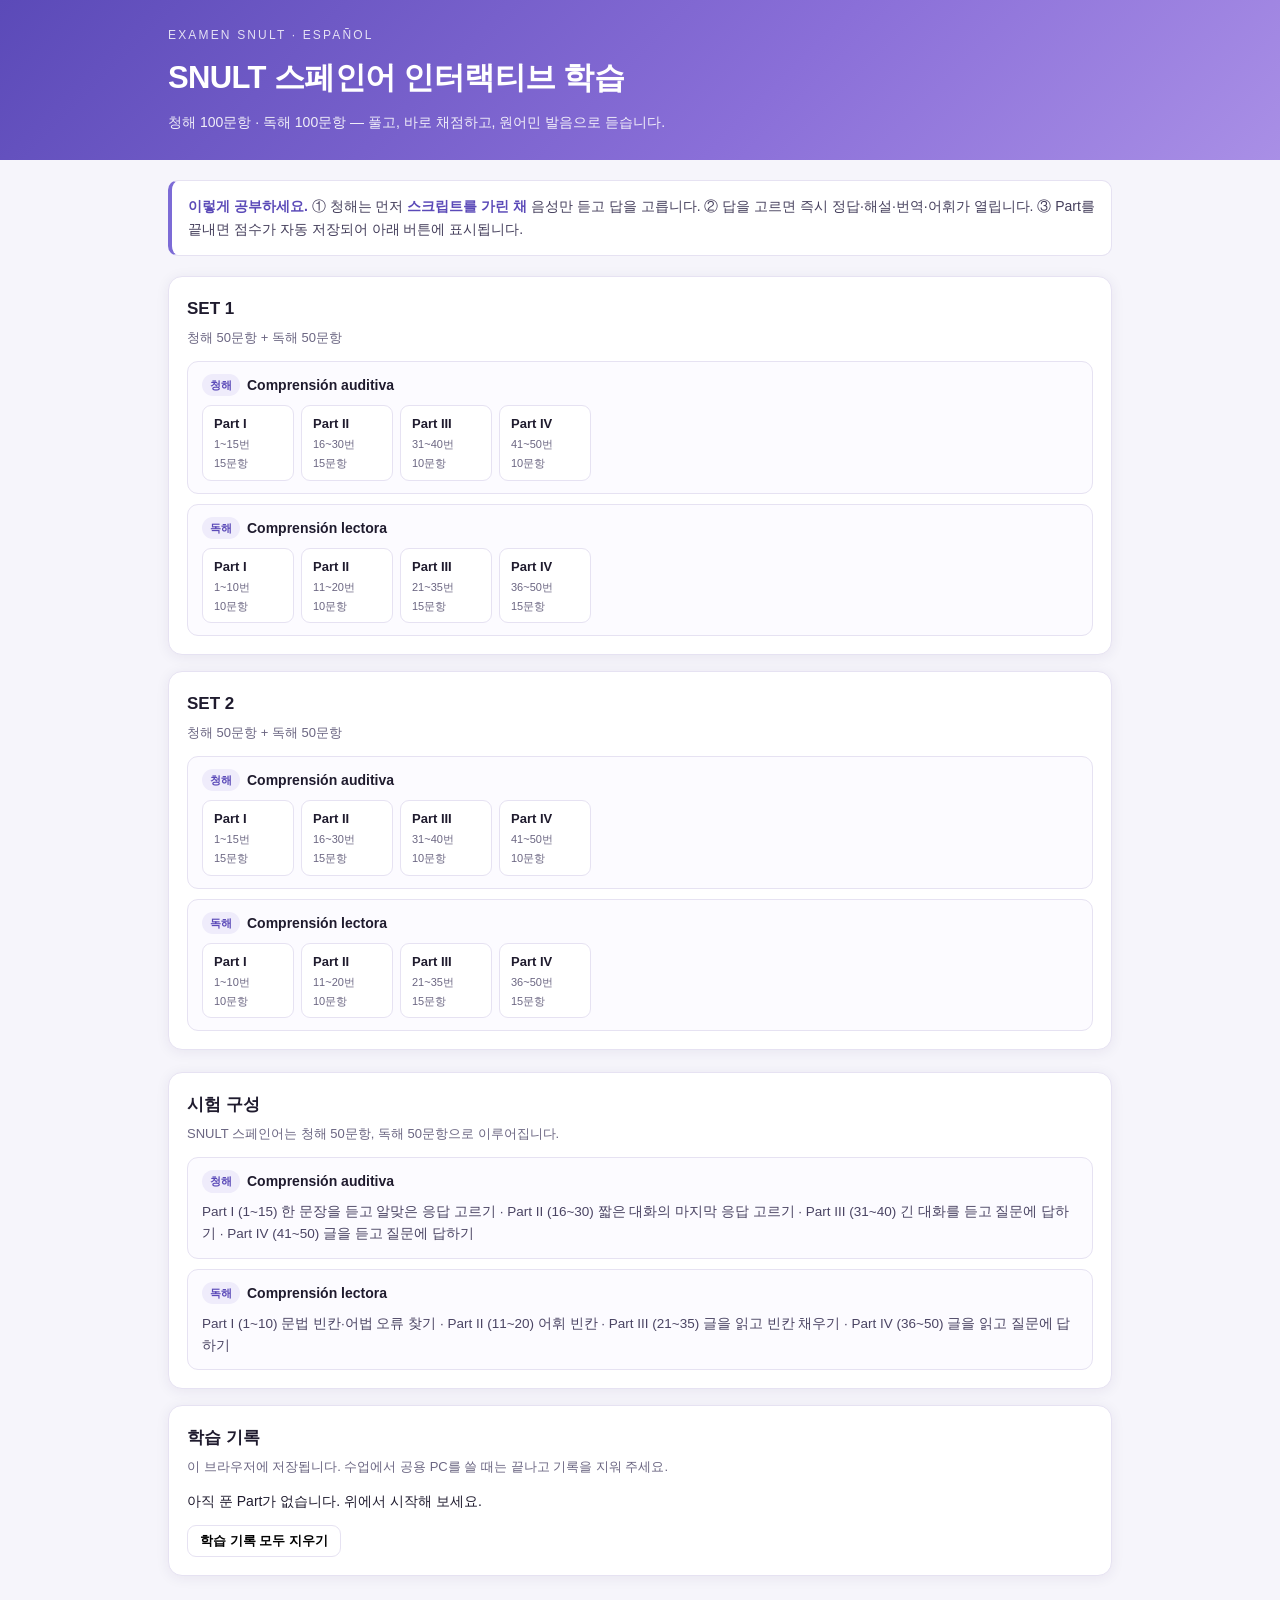
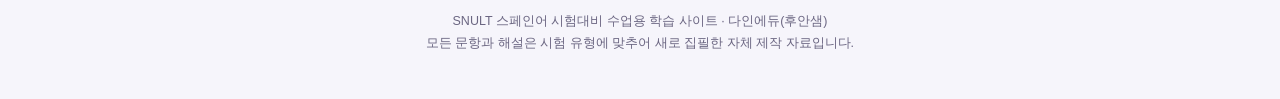
<file: index.html>
<!DOCTYPE html>
<html lang="ko">
<head>
<script src="https://yalli2.github.io/site_main_control/guard.js" data-site="snult_spanish"></script><!-- smc-guard -->
<meta charset="utf-8">
<meta name="viewport" content="width=device-width,initial-scale=1">
<title>SNULT 스페인어 · 인터랙티브 시험대비 학습</title>
<meta name="description" content="SNULT 스페인어 청해·독해 전 과정을 문제 풀이, 즉시 채점, 원어민 발음 듣기로 학습하는 인터랙티브 사이트">
<link rel="stylesheet" href="style.css">
</head>
<body>

<header class="top">
  <div class="wrap">
    <p class="eyebrow">Examen SNULT · Español</p>
    <h1>SNULT 스페인어 인터랙티브 학습</h1>
    <p class="sub">청해 100문항 · 독해 100문항 — 풀고, 바로 채점하고, 원어민 발음으로 듣습니다.</p>
  </div>
</header>

<main class="wrap">

  <div class="note">
    <b>이렇게 공부하세요.</b> ① 청해는 먼저 <b>스크립트를 가린 채</b> 음성만 듣고 답을 고릅니다.
    ② 답을 고르면 즉시 정답·해설·번역·어휘가 열립니다.
    ③ Part를 끝내면 점수가 자동 저장되어 아래 버튼에 표시됩니다.
  </div>

  <div id="sets"></div>

  <div class="card" style="margin-top:22px">
    <h2>시험 구성</h2>
    <p class="meta">SNULT 스페인어는 청해 50문항, 독해 50문항으로 이루어집니다.</p>
    <div class="seclist">
      <div class="secitem">
        <h3><span class="badge">청해</span> Comprensión auditiva</h3>
        <div style="font-size:13.5px;color:#4a4463">
          Part I (1~15) 한 문장을 듣고 알맞은 응답 고르기 · Part II (16~30) 짧은 대화의 마지막 응답 고르기 ·
          Part III (31~40) 긴 대화를 듣고 질문에 답하기 · Part IV (41~50) 글을 듣고 질문에 답하기
        </div>
      </div>
      <div class="secitem">
        <h3><span class="badge">독해</span> Comprensión lectora</h3>
        <div style="font-size:13.5px;color:#4a4463">
          Part I (1~10) 문법 빈칸·어법 오류 찾기 · Part II (11~20) 어휘 빈칸 ·
          Part III (21~35) 글을 읽고 빈칸 채우기 · Part IV (36~50) 글을 읽고 질문에 답하기
        </div>
      </div>
    </div>
  </div>

  <div class="card" style="margin-top:16px">
    <h2>학습 기록</h2>
    <p class="meta">이 브라우저에 저장됩니다. 수업에서 공용 PC를 쓸 때는 끝나고 기록을 지워 주세요.</p>
    <div id="overall" style="font-size:14px;margin-bottom:12px"></div>
    <button class="btn" id="reset">학습 기록 모두 지우기</button>
  </div>

</main>

<footer>
  SNULT 스페인어 시험대비 수업용 학습 사이트 · 다인에듀(후안샘)<br>
  모든 문항과 해설은 시험 유형에 맞추어 새로 집필한 자체 제작 자료입니다.
</footer>

<script src="data/s1l.js"></script>
<script src="data/s1r.js"></script>
<script src="data/s2l.js"></script>
<script src="data/s2r.js"></script>
<script>
var BANK = { '1l': DATA_S1L, '1r': DATA_S1R, '2l': DATA_S2L, '2r': DATA_S2R };
function key(s,k,p){ return 'snult:'+s+k+':p'+p; }
function getScore(s,k,p){ try{ return JSON.parse(localStorage.getItem(key(s,k,p))||'null'); }catch(e){ return null; } }

function partCount(d,p){ return d.items.filter(function(i){return i.part===p;}).length; }

function render(){
  var host = document.getElementById('sets'), html = '';
  [1,2].forEach(function(s){
    html += '<div class="card" style="margin-bottom:16px">';
    html += '<h2>SET '+s+'</h2><p class="meta">청해 50문항 + 독해 50문항</p><div class="seclist">';
    [['l','청해','Comprensión auditiva'],['r','독해','Comprensión lectora']].forEach(function(kk){
      var d = BANK[s+kk[0]];
      html += '<div class="secitem"><h3><span class="badge">'+kk[1]+'</span> '+kk[2]+'</h3><div class="partrow">';
      d.parts.forEach(function(p){
        var sc = getScore(s,kk[0],p.id), n = partCount(d,p.id);
        var line = sc ? '<span class="score">'+sc.correct+'/'+sc.total+'점</span>' : '<span>'+n+'문항</span>';
        html += '<a class="pbtn" href="practice.html?s='+s+'&k='+kk[0]+'&p='+p.id+'">'+
                '<b>'+p.name+'</b><span>'+p.range+'번</span>'+line+'</a>';
      });
      html += '</div></div>';
    });
    html += '</div></div>';
  });
  host.innerHTML = html;

  var done=0, tot=0, got=0, max=0;
  [1,2].forEach(function(s){ ['l','r'].forEach(function(k){
    BANK[s+k].parts.forEach(function(p){
      tot++; var sc=getScore(s,k,p.id);
      if(sc){ done++; got+=sc.correct; max+=sc.total; }
    });
  });});
  document.getElementById('overall').innerHTML = done
    ? '완료한 Part <b>'+done+'/'+tot+'</b> · 누적 정답 <b>'+got+'/'+max+'</b> ('+Math.round(got/max*100)+'%)'
    : '아직 푼 Part가 없습니다. 위에서 시작해 보세요.';
}
document.getElementById('reset').onclick = function(){
  if(!confirm('저장된 점수를 모두 지울까요?')) return;
  Object.keys(localStorage).filter(function(k){return k.indexOf('snult:')===0;}).forEach(function(k){localStorage.removeItem(k);});
  render();
};
render();
</script>
</body>
</html>
</file>
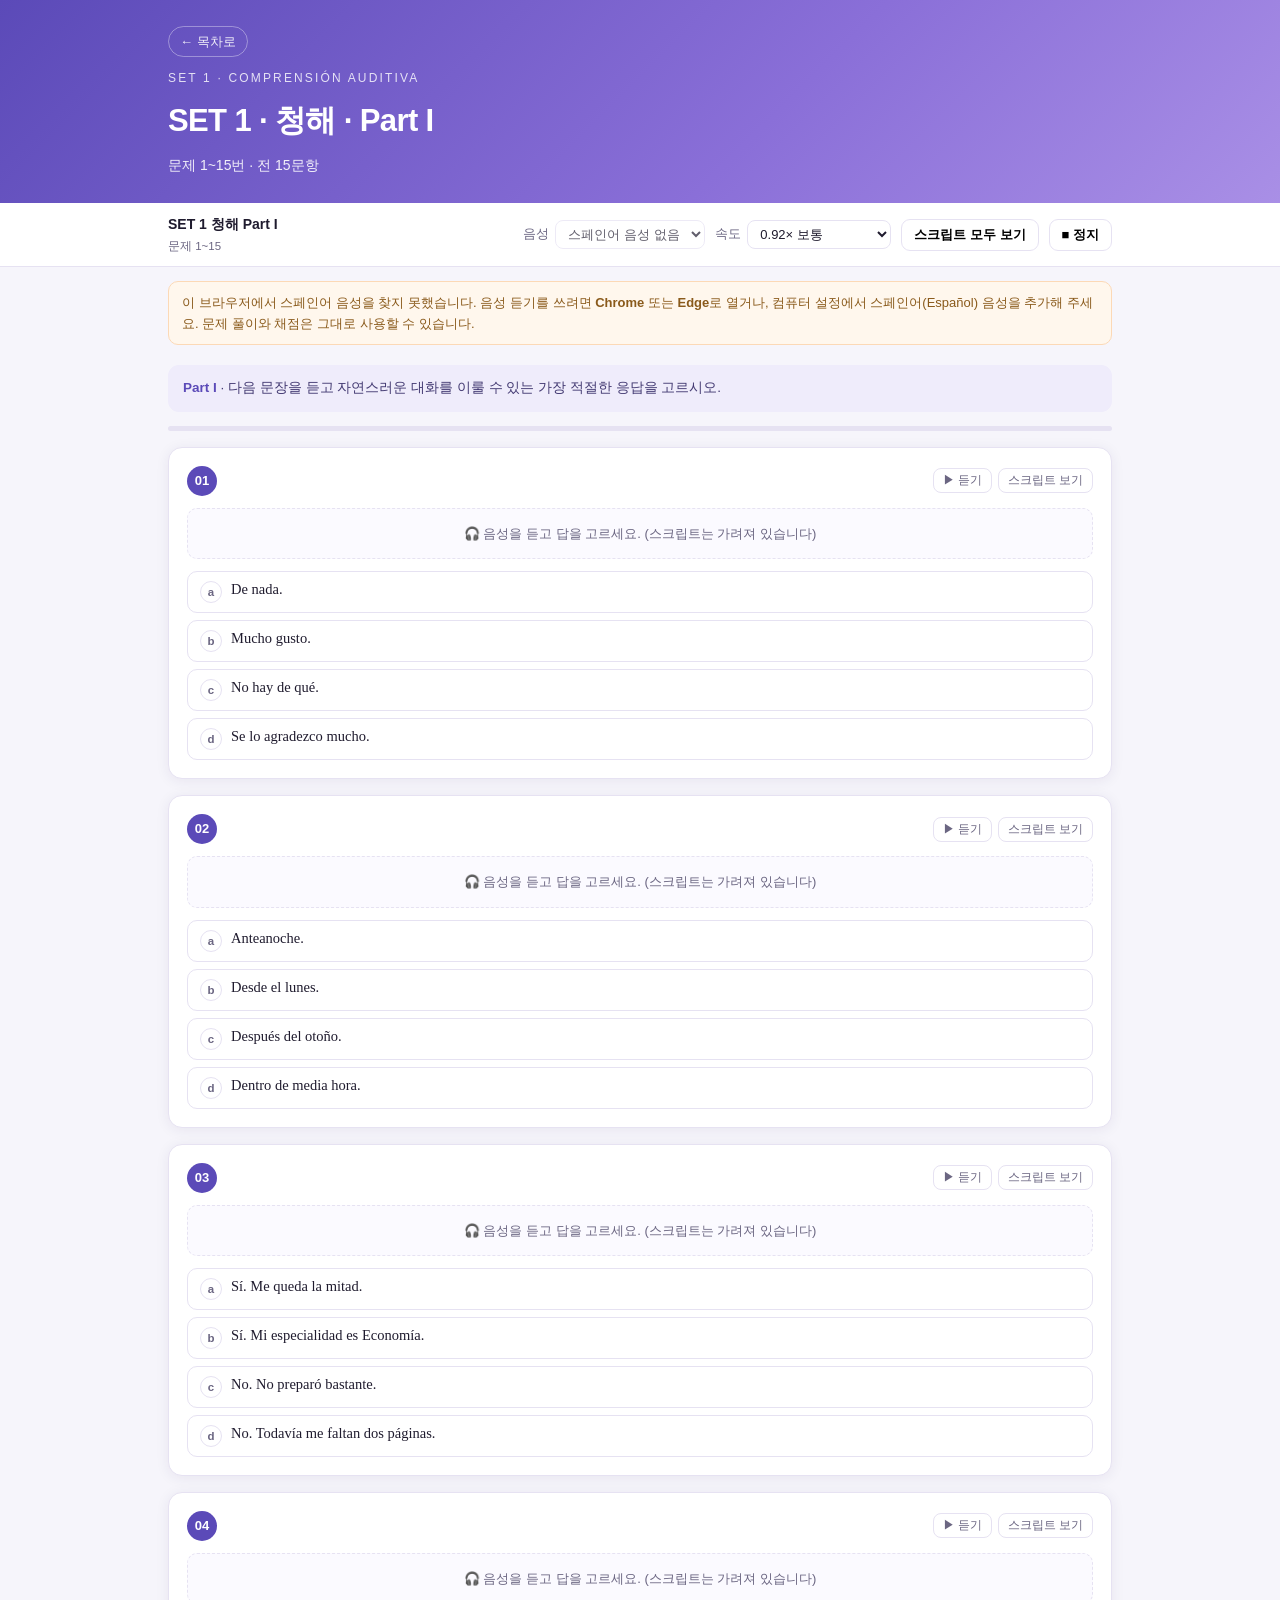
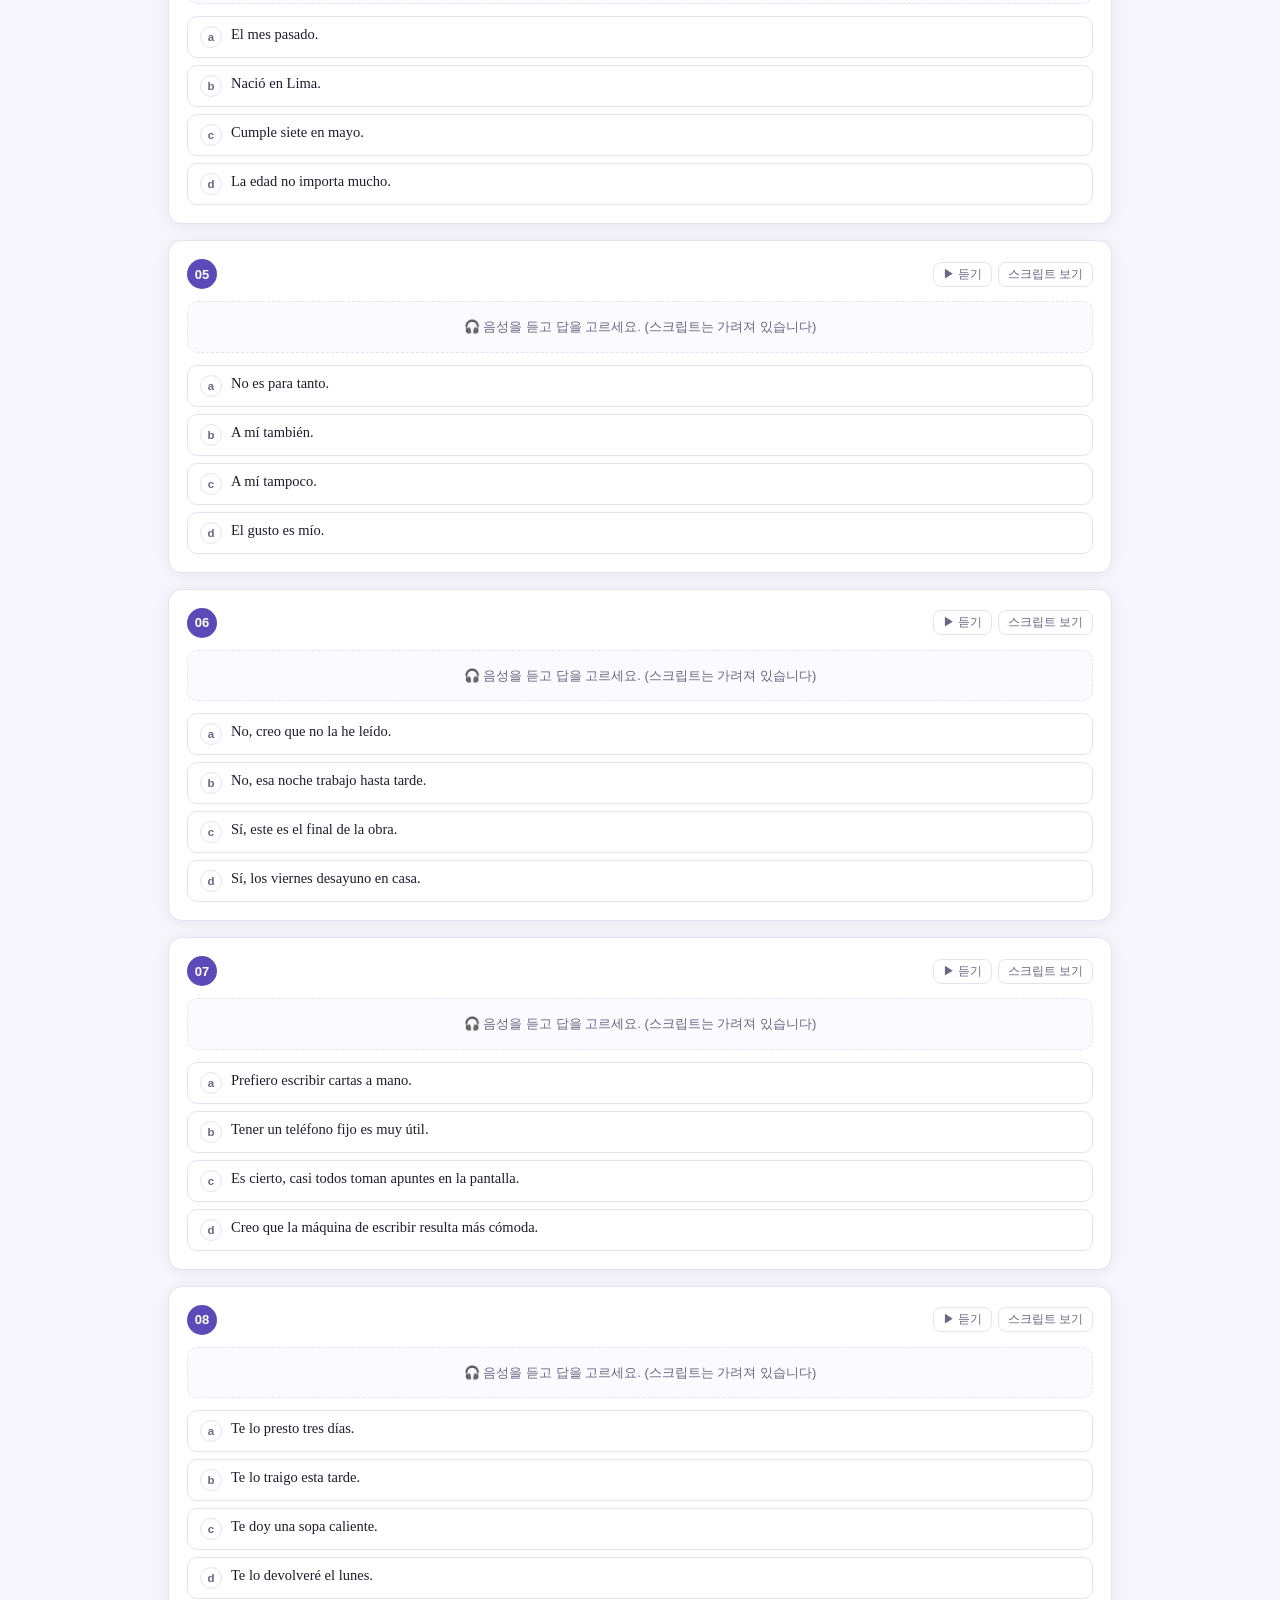
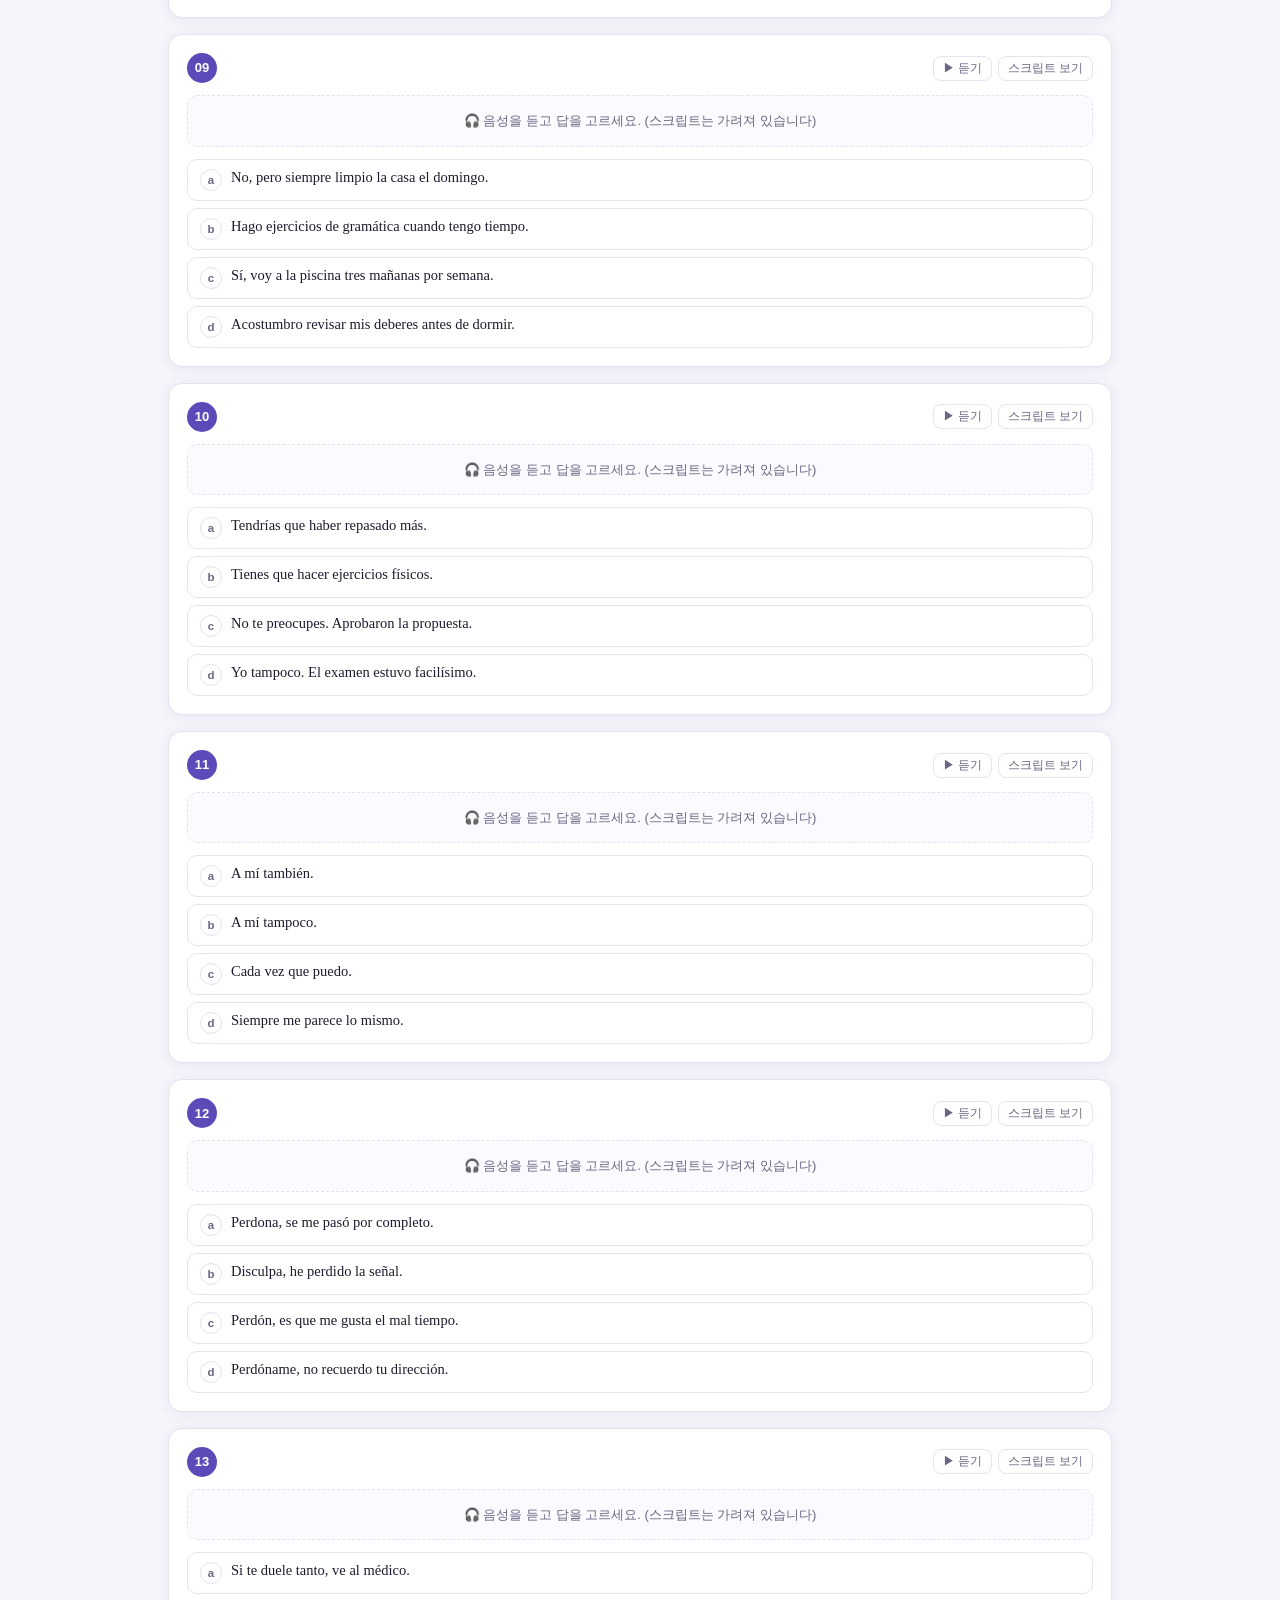
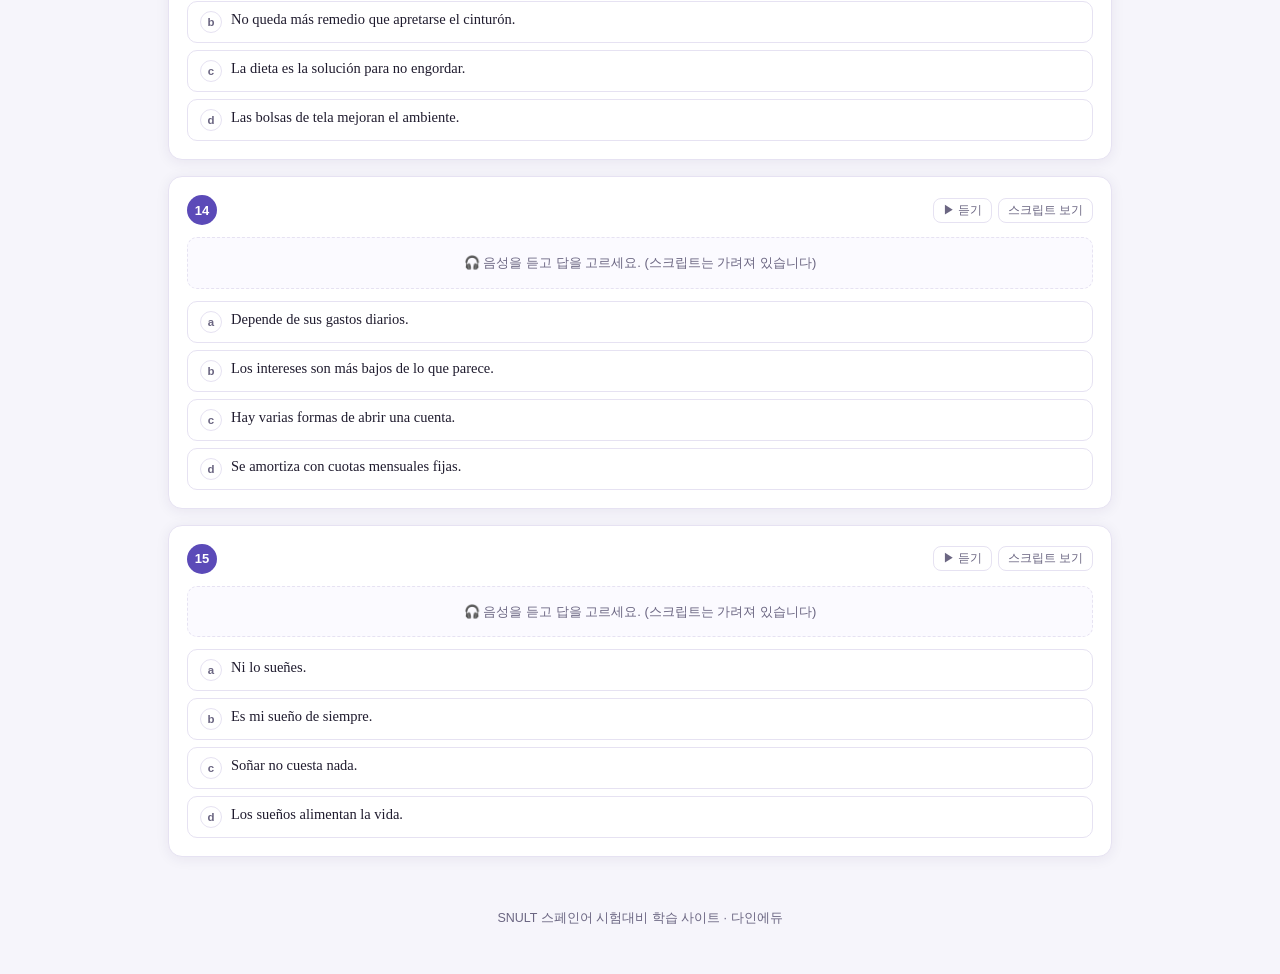
<file: practice.html>
<!DOCTYPE html>
<html lang="ko">
<head>
<script src="https://yalli2.github.io/site_main_control/guard.js" data-site="snult_spanish"></script><!-- smc-guard -->
<meta charset="utf-8">
<meta name="viewport" content="width=device-width,initial-scale=1">
<title>문제 풀이 · SNULT 스페인어</title>
<link rel="stylesheet" href="style.css">
</head>
<body>

<header class="top">
  <div class="wrap">
    <a class="back" href="index.html">← 목차로</a>
    <p class="eyebrow" id="eyebrow">SNULT</p>
    <h1 id="title">—</h1>
    <p class="sub" id="subtitle"></p>
  </div>
</header>

<div class="bar">
  <div class="wrap">
    <div class="ttl" id="bartitle">—<small id="barsub"></small></div>
    <div class="ctrl">
      <label for="voice">음성</label>
      <select id="voice"><option>불러오는 중…</option></select>
    </div>
    <div class="ctrl">
      <label for="rate">속도</label>
      <select id="rate">
        <option value="0.75">0.75× 아주 느리게</option>
        <option value="0.85">0.85× 느리게</option>
        <option value="0.92" selected>0.92× 보통</option>
        <option value="1">1.0× 원어민 속도</option>
        <option value="1.1">1.1× 빠르게</option>
      </select>
    </div>
    <button class="btn" id="toggleAll">스크립트 모두 보기</button>
    <button class="btn" id="stopAll">■ 정지</button>
  </div>
</div>

<main class="wrap">
  <div class="warnvoice" id="warnvoice">
    이 브라우저에서 스페인어 음성을 찾지 못했습니다. 음성 듣기를 쓰려면 <b>Chrome</b> 또는 <b>Edge</b>로 열거나,
    컴퓨터 설정에서 스페인어(Español) 음성을 추가해 주세요. 문제 풀이와 채점은 그대로 사용할 수 있습니다.
  </div>

  <div class="instr" id="instr"></div>
  <div class="progress"><i id="bar"></i></div>

  <div id="list"></div>

  <div class="result" id="result">
    <div class="big" id="rscore">0<small>/0</small></div>
    <p id="rmsg"></p>
    <div class="acts">
      <button class="btn" id="again">다시 풀기</button>
      <button class="btn" id="wrongonly">틀린 문제만 다시</button>
      <button class="btn" id="next">다음 Part →</button>
      <a class="btn" href="index.html" style="display:inline-block">목차로</a>
    </div>
  </div>
</main>

<footer>SNULT 스페인어 시험대비 학습 사이트 · 다인에듀</footer>

<script src="data/s1l.js"></script>
<script src="data/s1r.js"></script>
<script src="data/s2l.js"></script>
<script src="data/s2r.js"></script>
<script src="tts.js"></script>
<script src="app.js"></script>
</body>
</html>
</file>
<file: style.css>
:root{
  --bg:#f6f5fb; --panel:#ffffff; --ink:#1f1b2e; --muted:#6b6682;
  --line:#e6e2f2; --brand:#5b4ab8; --brand-2:#7c6bd6; --brand-soft:#efecfb;
  --ok:#17876a; --ok-soft:#e4f5ef; --bad:#c0392b; --bad-soft:#fdecea;
  --warn:#b7791f; --shadow:0 2px 14px rgba(40,30,90,.07);
  --radius:14px;
}
*{box-sizing:border-box}
html,body{margin:0;padding:0}
body{
  background:var(--bg); color:var(--ink);
  font-family:"Pretendard","Apple SD Gothic Neo","Noto Sans KR",-apple-system,BlinkMacSystemFont,"Segoe UI",sans-serif;
  line-height:1.65; -webkit-text-size-adjust:100%;
}
a{color:inherit;text-decoration:none}
.wrap{max-width:980px;margin:0 auto;padding:0 18px}

/* header */
.top{background:linear-gradient(135deg,#5b4ab8,#8a6fd8 60%,#a98fe6);color:#fff}
.top .wrap{padding-top:26px;padding-bottom:26px}
.top .eyebrow{font-size:12px;letter-spacing:.18em;text-transform:uppercase;opacity:.82;margin:0 0 6px}
.top h1{margin:0;font-size:clamp(21px,4.4vw,31px);font-weight:800;letter-spacing:-.02em}
.top p.sub{margin:8px 0 0;opacity:.9;font-size:14px}
.top .back{display:inline-block;margin-bottom:12px;font-size:13px;opacity:.9;border:1px solid rgba(255,255,255,.4);padding:4px 11px;border-radius:999px}
.top .back:hover{background:rgba(255,255,255,.14)}

/* cards */
.grid{display:grid;gap:16px;grid-template-columns:repeat(auto-fit,minmax(290px,1fr));margin:22px 0}
.card{background:var(--panel);border:1px solid var(--line);border-radius:var(--radius);box-shadow:var(--shadow);padding:18px}
.card h2{margin:0 0 4px;font-size:17px;font-weight:800}
.card .meta{color:var(--muted);font-size:13px;margin:0 0 12px}
.seclist{display:flex;flex-direction:column;gap:10px}
.secitem{border:1px solid var(--line);border-radius:11px;padding:12px 14px;background:#fcfbff}
.secitem h3{margin:0 0 8px;font-size:14px;font-weight:700;display:flex;align-items:center;gap:7px}
.badge{font-size:11px;font-weight:700;padding:2px 8px;border-radius:999px;background:var(--brand-soft);color:var(--brand)}
.partrow{display:flex;flex-wrap:wrap;gap:7px}
.pbtn{display:inline-flex;flex-direction:column;align-items:flex-start;gap:1px;
  border:1px solid var(--line);background:#fff;border-radius:9px;padding:7px 11px;font-size:12.5px;
  cursor:pointer;transition:.15s;min-width:92px}
.pbtn:hover{border-color:var(--brand-2);background:var(--brand-soft)}
.pbtn b{font-size:13px;font-weight:700}
.pbtn span{color:var(--muted);font-size:11px}
.pbtn .score{color:var(--ok);font-weight:700;font-size:11px}

.note{background:#fff;border:1px solid var(--line);border-left:4px solid var(--brand-2);
  border-radius:10px;padding:14px 16px;margin:20px 0;font-size:14px;color:#453f5c}
.note b{color:var(--brand)}

/* practice */
.bar{position:sticky;top:0;z-index:30;background:rgba(255,255,255,.95);backdrop-filter:blur(8px);
  border-bottom:1px solid var(--line)}
.bar .wrap{display:flex;align-items:center;gap:10px;flex-wrap:wrap;padding-top:10px;padding-bottom:10px}
.bar .ttl{font-weight:800;font-size:14px;margin-right:auto}
.bar .ttl small{display:block;font-weight:500;color:var(--muted);font-size:11.5px}
.ctrl{display:flex;align-items:center;gap:6px;font-size:12.5px;color:var(--muted)}
select,button.btn{font-family:inherit;font-size:13px}
select{border:1px solid var(--line);border-radius:8px;padding:5px 8px;background:#fff;color:var(--ink);max-width:190px}
button.btn{border:1px solid var(--line);background:#fff;border-radius:9px;padding:6px 12px;cursor:pointer;transition:.15s;font-weight:600}
button.btn:hover{border-color:var(--brand-2);background:var(--brand-soft);color:var(--brand)}
button.btn.primary{background:var(--brand);border-color:var(--brand);color:#fff}
button.btn.primary:hover{background:var(--brand-2);border-color:var(--brand-2);color:#fff}
button.btn:disabled{opacity:.45;cursor:default}

.instr{background:var(--brand-soft);border-radius:11px;padding:12px 15px;margin:20px 0 6px;font-size:13.5px;color:#443b73}
.instr b{color:var(--brand)}

.q{background:var(--panel);border:1px solid var(--line);border-radius:var(--radius);
  box-shadow:var(--shadow);padding:18px;margin:16px 0}
.qhead{display:flex;align-items:center;gap:9px;margin-bottom:12px}
.qnum{width:30px;height:30px;flex:none;border-radius:50%;background:var(--brand);color:#fff;
  display:grid;place-items:center;font-weight:800;font-size:13px}
.qtools{margin-left:auto;display:flex;gap:6px;flex-wrap:wrap}
.tbtn{border:1px solid var(--line);background:#fff;border-radius:8px;padding:4px 9px;font-size:11.5px;
  cursor:pointer;color:var(--muted);font-family:inherit}
.tbtn:hover{border-color:var(--brand-2);color:var(--brand);background:var(--brand-soft)}
.tbtn.on{background:var(--brand);border-color:var(--brand);color:#fff}

.script{border:1px dashed var(--line);border-radius:10px;padding:12px 14px;background:#fbfaff;margin-bottom:12px}
.script.hidden{display:none}
.line{display:flex;gap:9px;align-items:flex-start;padding:3px 0;font-size:15px}
.line .spk{flex:none;width:26px;height:22px;border-radius:6px;display:grid;place-items:center;
  font-size:11px;font-weight:800;background:#e8e3fa;color:var(--brand);cursor:pointer}
.line .spk.f{background:#fde4ef;color:#b43a72}
.line .txt{font-family:"Georgia","Times New Roman",serif;letter-spacing:.01em}
.line .txt.blank{color:var(--muted)}
.passage{font-family:"Georgia","Times New Roman",serif;font-size:15.5px;line-height:1.85;margin:0}
.passage .seg{cursor:pointer;border-radius:4px;padding:0 2px}
.passage .seg:hover{background:#f0ecff}
.passage .segmark{font-weight:800;color:var(--brand);font-family:inherit;font-size:13px}
.qtext{font-family:"Georgia","Times New Roman",serif;font-size:15.5px;margin:0 0 12px}
.ask{font-weight:700;font-size:14.5px;margin:12px 0 10px;color:#3c3360;font-family:"Georgia",serif}
.hidscript{text-align:center;color:var(--muted);font-size:13px;padding:14px;border:1px dashed var(--line);
  border-radius:10px;background:#fbfaff;margin-bottom:12px}

.opts{display:flex;flex-direction:column;gap:7px}
.opt{display:flex;gap:9px;align-items:flex-start;border:1px solid var(--line);background:#fff;
  border-radius:10px;padding:9px 12px;cursor:pointer;transition:.12s;text-align:left;
  font-family:inherit;font-size:14.5px;color:var(--ink);width:100%}
.opt:hover{border-color:var(--brand-2);background:#fbfaff}
.opt .k{flex:none;width:22px;height:22px;border-radius:50%;border:1.5px solid var(--line);
  display:grid;place-items:center;font-size:11.5px;font-weight:700;color:var(--muted)}
.opt .v{font-family:"Georgia","Times New Roman",serif}
.opt.sel{border-color:var(--brand);background:var(--brand-soft)}
.opt.sel .k{border-color:var(--brand);background:var(--brand);color:#fff}
.opt.right{border-color:var(--ok);background:var(--ok-soft)}
.opt.right .k{border-color:var(--ok);background:var(--ok);color:#fff}
.opt.wrong{border-color:var(--bad);background:var(--bad-soft)}
.opt.wrong .k{border-color:var(--bad);background:var(--bad);color:#fff}
.opt:disabled{cursor:default}

.feedback{margin-top:13px;border-top:1px solid var(--line);padding-top:13px;display:none}
.feedback.show{display:block}
.verdict{font-weight:800;font-size:14px;margin-bottom:9px}
.verdict.ok{color:var(--ok)} .verdict.no{color:var(--bad)}
.fblock{margin:9px 0}
.fblock h4{margin:0 0 4px;font-size:12px;font-weight:800;color:var(--brand);letter-spacing:.03em}
.fblock p{margin:0;font-size:14px;color:#3f3a55}
.translist{margin:0;padding:0;list-style:none;font-size:13.8px;color:#3f3a55}
.translist li{padding:1px 0}
.vocab{display:flex;flex-wrap:wrap;gap:6px}
.vocab span{background:#f4f2fd;border:1px solid var(--line);border-radius:7px;padding:3px 9px;font-size:12.5px}
.vocab span b{font-family:"Georgia",serif;color:var(--brand);font-weight:700}
.tipbox{background:#fffaf0;border:1px solid #f3e4c6;border-radius:9px;padding:9px 12px;font-size:13px;color:#7a5a1c}

.result{background:linear-gradient(135deg,#5b4ab8,#8a6fd8);color:#fff;border-radius:var(--radius);
  padding:22px;margin:22px 0;text-align:center;display:none}
.result.show{display:block}
.result .big{font-size:38px;font-weight:800;line-height:1.1}
.result .big small{font-size:17px;opacity:.75;font-weight:600}
.result p{margin:8px 0 14px;opacity:.92;font-size:14px}
.result .acts{display:flex;gap:8px;justify-content:center;flex-wrap:wrap}
.result .acts button{background:rgba(255,255,255,.17);border:1px solid rgba(255,255,255,.45);color:#fff}
.result .acts button:hover{background:rgba(255,255,255,.3);color:#fff}

.progress{height:5px;background:var(--line);border-radius:999px;overflow:hidden;margin:14px 0 0}
.progress i{display:block;height:100%;background:linear-gradient(90deg,var(--brand),var(--brand-2));width:0;transition:width .3s}

footer{color:var(--muted);font-size:12.5px;text-align:center;padding:34px 18px 44px;line-height:1.8}
.warnvoice{display:none;background:#fff7ed;border:1px solid #fcd9b6;color:#8a5a1b;border-radius:10px;
  padding:10px 13px;font-size:13px;margin:14px 0}
.warnvoice.show{display:block}
@media (max-width:620px){
  .bar .ttl{width:100%;margin-bottom:4px}
  .pbtn{flex:1 1 calc(50% - 4px)}
}

.line.active{background:#efe9ff;border-radius:7px}
.line.active .txt{font-weight:600}
</file>
